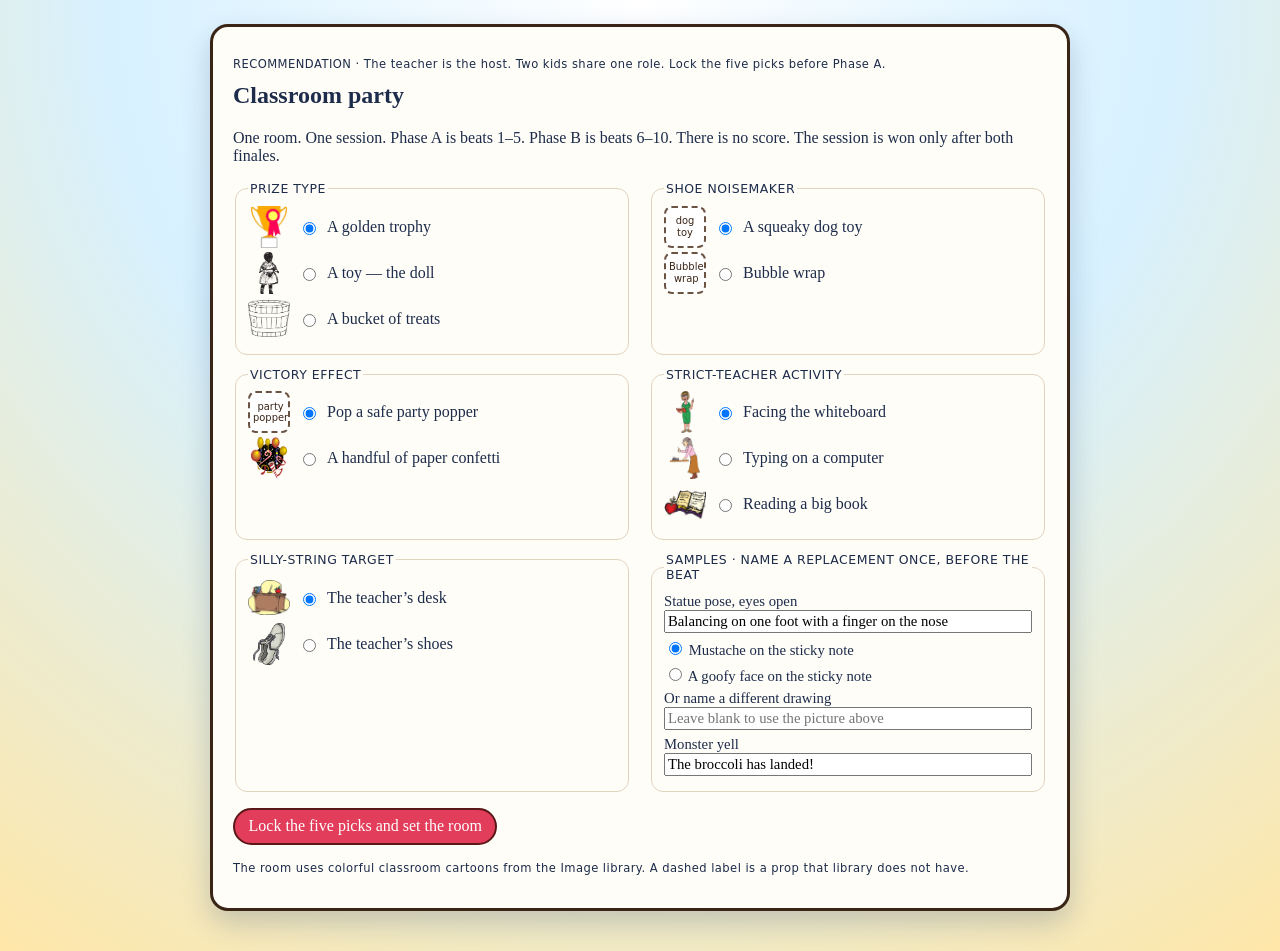
<file: game/index.html>
<!DOCTYPE html>
<html lang="en">
<head>
  <meta charset="utf-8">
  <meta name="viewport" content="width=device-width, initial-scale=1">
  <title>Classroom party</title>
  <link rel="stylesheet" href="styles.css">
</head>
<body>
  <div id="app"></div>
  <script src="game.js"></script>
</body>
</html>
</file>
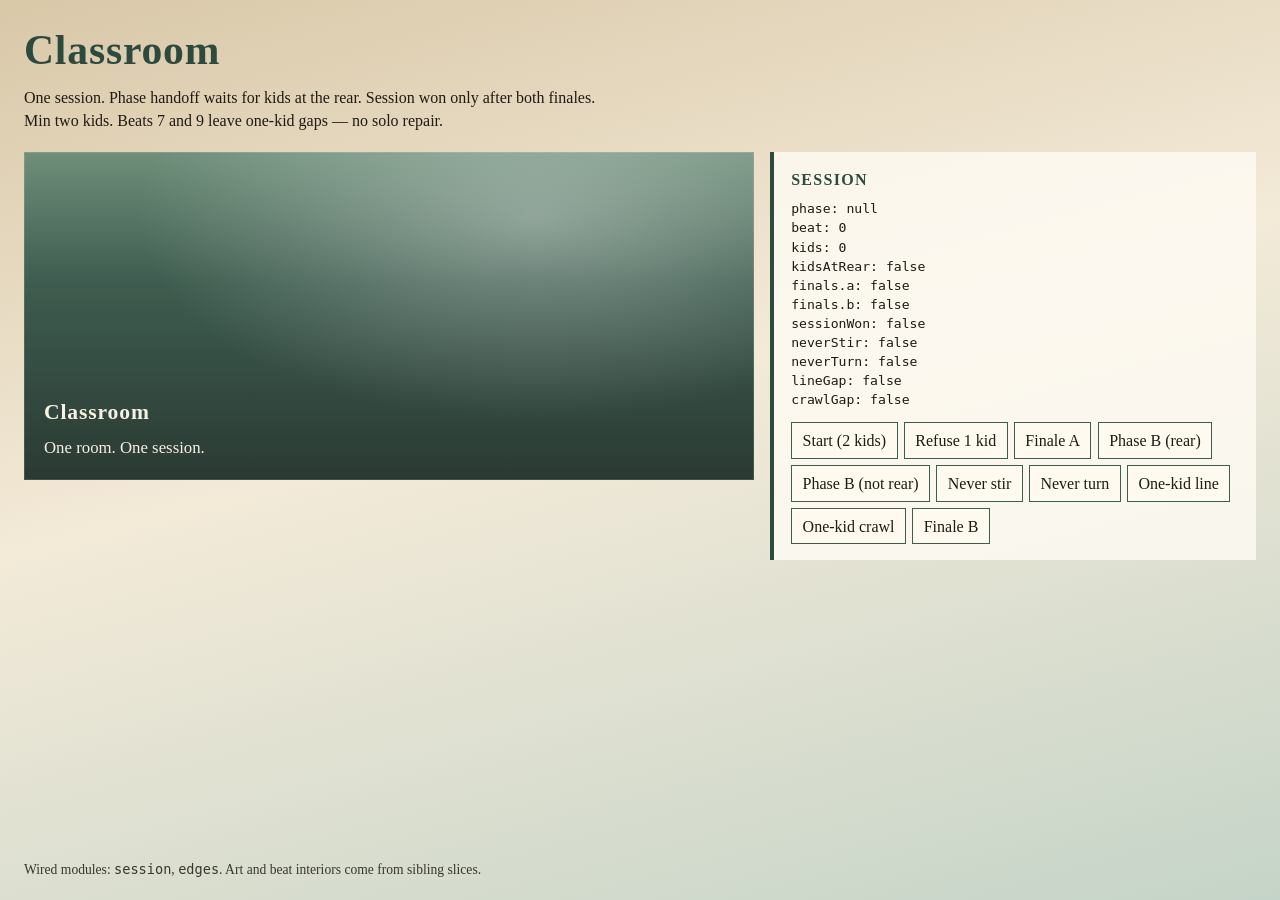
<file: game-v2/session-edges-harness.html>
<!DOCTYPE html>
<html lang="en">
<head>
  <meta charset="utf-8">
  <meta name="viewport" content="width=device-width, initial-scale=1">
  <title>Classroom — session &amp; edges</title>
  <style>
    :root {
      --ink: #1f1a14;
      --paper: #f3ead8;
      --band: #2c4a3e;
      --warn: #8a3b2a;
    }
    html, body { margin: 0; min-height: 100%; background: linear-gradient(165deg, #d9c8a8 0%, #f3ead8 45%, #c5d4c8 100%); color: var(--ink); font: 16px/1.45 "Iowan Old Style", "Palatino Linotype", Palatino, serif; }
    body { display: grid; grid-template-rows: auto 1fr auto; min-height: 100vh; }
    header { padding: 1.25rem 1.5rem 0.5rem; }
    header h1 { margin: 0; font-size: clamp(1.8rem, 4vw, 2.6rem); letter-spacing: 0.02em; color: var(--band); }
    header p { margin: 0.35rem 0 0; max-width: 36rem; }
    main { padding: 0.75rem 1.5rem 1.5rem; display: grid; gap: 1rem; grid-template-columns: minmax(0, 1.2fr) minmax(16rem, 0.8fr); align-items: start; }
    @media (max-width: 720px) { main { grid-template-columns: 1fr; } }
    #stage {
      position: relative;
      min-height: 18rem;
      border: 0;
      background:
        radial-gradient(ellipse at 70% 20%, rgba(255,255,255,0.35), transparent 55%),
        linear-gradient(180deg, #6f8f7a 0%, #3e5c4f 40%, #2a3a32 100%);
      color: #f7f1e4;
      padding: 1.25rem;
      display: flex;
      flex-direction: column;
      justify-content: flex-end;
      box-shadow: inset 0 0 0 1px rgba(255,255,255,0.12);
    }
    #stage .brand { font-size: 1.35rem; font-weight: 700; letter-spacing: 0.04em; }
    #hostLine { margin: 0.5rem 0 0; font-size: 1.05rem; max-width: 28rem; }
    #win {
      display: none;
      margin-top: 0.75rem;
      padding: 0.6rem 0.8rem;
      background: rgba(20, 16, 12, 0.55);
      font-size: 1.15rem;
    }
    #win.on { display: block; }
    aside {
      background: rgba(255, 252, 245, 0.82);
      padding: 1rem 1.1rem;
      border-left: 4px solid var(--band);
    }
    aside h2 { margin: 0 0 0.5rem; font-size: 1rem; text-transform: uppercase; letter-spacing: 0.08em; color: var(--band); }
    #status { margin: 0; white-space: pre-wrap; font-family: ui-monospace, SFMono-Regular, Menlo, monospace; font-size: 0.82rem; }
    #gaps { margin: 0.75rem 0 0; padding: 0; list-style: none; }
    #gaps li { margin: 0.35rem 0; padding: 0.4rem 0.5rem; background: rgba(138, 59, 42, 0.08); color: var(--warn); font-size: 0.9rem; }
    .actions { display: flex; flex-wrap: wrap; gap: 0.4rem; margin-top: 0.85rem; }
    button {
      font: inherit;
      cursor: pointer;
      border: 1px solid #3e5c4f;
      background: #fffaf0;
      color: var(--ink);
      padding: 0.35rem 0.65rem;
    }
    button:hover { background: #e7f0ea; }
    footer { padding: 0.75rem 1.5rem 1.25rem; font-size: 0.85rem; opacity: 0.85; }
  </style>
</head>
<body>
  <header>
    <h1>Classroom</h1>
    <p>One session. Phase handoff waits for kids at the rear. Session won only after both finales. Min two kids. Beats 7 and 9 leave one-kid gaps — no solo repair.</p>
  </header>
  <main>
    <section id="stage" aria-live="polite">
      <div class="brand">Classroom</div>
      <p id="hostLine">Start a session with two kids.</p>
      <div id="win" role="status">Phase B is won. The session is won.</div>
    </section>
    <aside>
      <h2>Session</h2>
      <pre id="status"></pre>
      <ul id="gaps"></ul>
      <div class="actions" id="actions"></div>
    </aside>
  </main>
  <footer>Wired modules: <code>session</code>, <code>edges</code>. Art and beat interiors come from sibling slices.</footer>

  <script src="js/session.js"></script>
  <script src="js/edges.js"></script>
  <script src="js/session-edges.js"></script>
  <script>
    (function () {
      var CLASSROOM = window.CLASSROOM || (window.CLASSROOM = {});
      var state = null;
      var statusEl = document.getElementById("status");
      var hostEl = document.getElementById("hostLine");
      var winEl = document.getElementById("win");
      var gapsEl = document.getElementById("gaps");
      var actionsEl = document.getElementById("actions");

      function dispatch(action) {
        var wire = CLASSROOM.sessionEdges;
        if (!wire || typeof wire.reduce !== "function") return;
        var out = wire.reduce(state, action);
        state = out.state;
        CLASSROOM.state = state;
        paint();
        return out;
      }

      CLASSROOM.dispatch = dispatch;

      function paint() {
        var view = CLASSROOM.sessionEdges && CLASSROOM.sessionEdges.viewModel(state);
        var session = view && view.session;
        var edges = view && view.edges;
        var lines = [];
        lines.push("phase: " + (view && view.phase));
        lines.push("beat: " + (view && view.beat));
        lines.push("kids: " + (session && session.kids));
        lines.push("kidsAtRear: " + !!(view && view.kidsAtRear));
        lines.push("finals.a: " + !!(view && view.finals && view.finals.a));
        lines.push("finals.b: " + !!(view && view.finals && view.finals.b));
        lines.push("sessionWon: " + !!(view && view.sessionWon));
        if (edges) {
          lines.push("neverStir: " + !!edges.neverStir);
          lines.push("neverTurn: " + !!edges.neverTurn);
          lines.push("lineGap: " + !!edges.oneKidLineGap);
          lines.push("crawlGap: " + !!edges.oneKidCrawlGap);
        }
        statusEl.textContent = lines.join("\n");
        hostEl.textContent = (session && session.hostLine) || (view && view.sessionWon ? "Phase B is won. The session is won." : "One room. One session.");
        winEl.classList.toggle("on", !!(view && view.sessionWon));
        gapsEl.innerHTML = "";
        var list = (edges && edges.gaps) || (state && state.gaps) || [];
        var i;
        for (i = 0; i < list.length; i++) {
          var li = document.createElement("li");
          li.textContent = list[i].id + ": " + list[i].text;
          gapsEl.appendChild(li);
        }
      }

      function btn(label, action) {
        var b = document.createElement("button");
        b.type = "button";
        b.textContent = label;
        b.addEventListener("click", function () { dispatch(action); });
        actionsEl.appendChild(b);
      }

      btn("Start (2 kids)", { type: "startSession", kids: 2, prize: "a golden trophy" });
      btn("Refuse 1 kid", { type: "startSession", kids: 1 });
      btn("Finale A", { type: "markFinalA", blast: "pop a safe party popper" });
      btn("Phase B (rear)", { type: "beginPhaseB", kidsAtRear: true, activity: "reading a big book" });
      btn("Phase B (not rear)", { type: "beginPhaseB", kidsAtRear: false });
      btn("Never stir", { type: "neverStir" });
      btn("Never turn", { type: "neverTurn" });
      btn("One-kid line", { type: "beat7Pass", kids: 1, feet: true, dropped: false });
      btn("One-kid crawl", { type: "beat9Crawl", kids: 1, yellDone: true, crawl: true });
      btn("Finale B", { type: "markFinalB", spray: "the teacher's desk" });

      paint();
    })();
  </script>
</body>
</html>
</file>
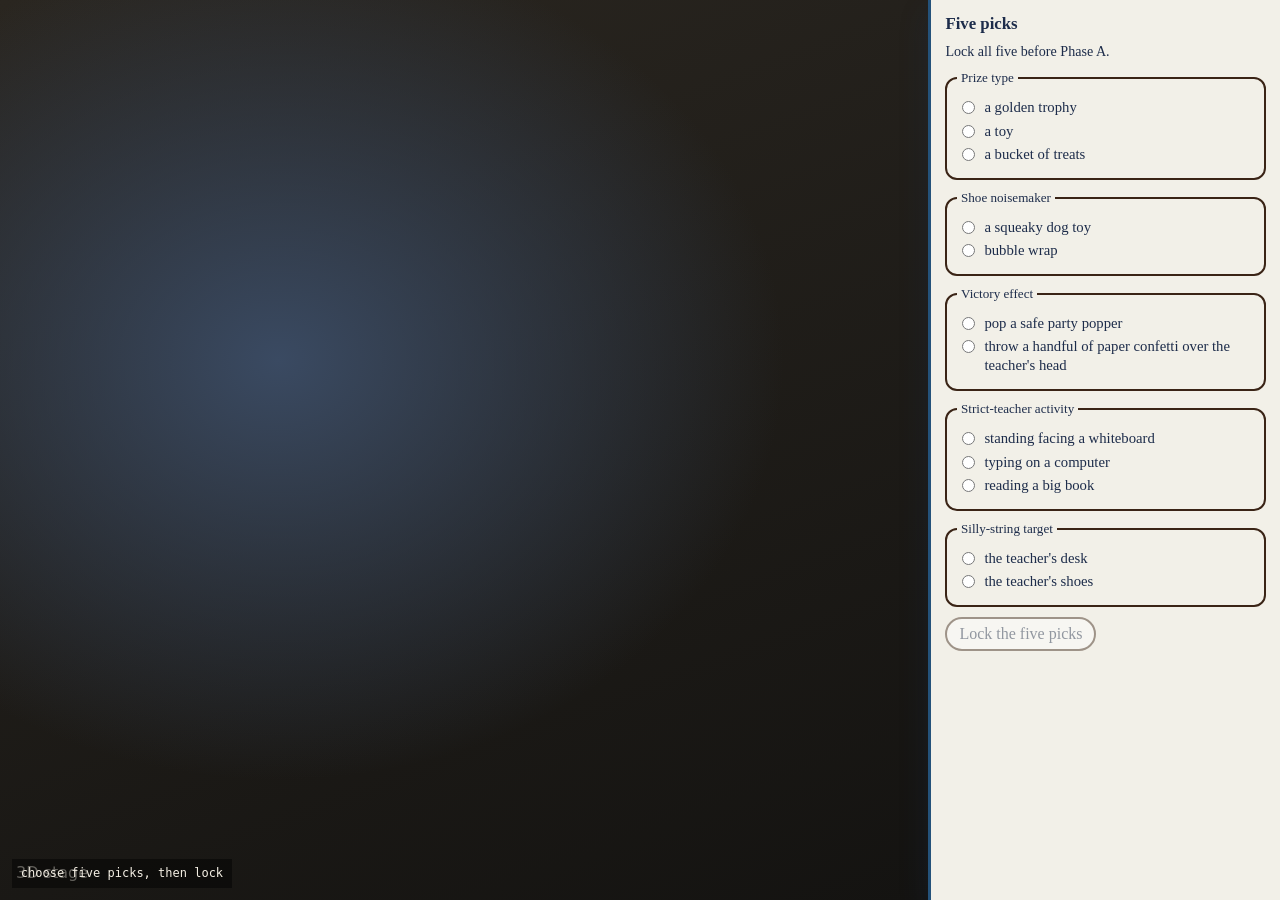
<file: dev/08-host-ui/harness.html>
<!DOCTYPE html>
<html lang="en">
<head>
  <meta charset="utf-8">
  <meta name="viewport" content="width=device-width, initial-scale=1">
  <title>Host UI harness</title>
  <link rel="stylesheet" href="js/host-ui.css">
  <style>
    html, body { margin: 0; height: 100%; }
    .classroom-stage {
      background:
        radial-gradient(ellipse at 30% 40%, #3a4a62 0%, transparent 55%),
        linear-gradient(160deg, #2a2620, #141311);
    }
    .classroom-stage::after {
      content: "3D stage";
      position: absolute;
      left: 1rem;
      bottom: 1rem;
      color: #f4efe4;
      font: 16px/1.3 ui-sans-serif, system-ui, sans-serif;
      opacity: 0.7;
    }
    #log {
      position: fixed;
      left: 0.75rem;
      bottom: 0.75rem;
      max-width: 40%;
      margin: 0;
      padding: 0.4rem 0.55rem;
      color: #f4efe4;
      background: rgba(0, 0, 0, 0.45);
      font: 12px/1.35 ui-monospace, monospace;
      z-index: 3;
    }
  </style>
</head>
<body>
  <div class="classroom-shell" id="shell">
    <div class="classroom-stage" id="stage" aria-label="3D stage"></div>
  </div>
  <pre id="log"></pre>
  <script src="../../game-slices/07-options/module.js"></script>
  <script src="../../game-slices/08-cues/module.js"></script>
  <script src="js/host-ui.js"></script>
  <script>
    var state = { beat: 0, phase: null, picks: null, picksLocked: false, setup: "session" };
    var log = document.getElementById("log");

    function note(line) {
      log.textContent = line;
    }

    function dispatch(action) {
      var payload = (action && action.payload) || {};
      if (action.type === "lockPicks") {
        state.picks = payload;
        state.picksLocked = true;
        state.beat = 0;
        state.phase = null;
        note("locked · beat still 0");
        return;
      }
      if (action.type === "hostSetup") {
        state.setup = payload.setup || state.setup;
        note("setup " + state.setup);
        return;
      }
      if (action.type === "startPhaseA") {
        if (!state.picksLocked) {
          note("refused: lock picks first");
          return;
        }
        state.phase = "A";
        state.beat = 1;
        state.teacher = "asleep";
        note("Phase A · beat 1");
        return;
      }
      if (action.type === "hostStir") { state.teacher = "stirring"; }
      if (action.type === "hostWake") { state.teacher = "awake"; }
      if (action.type === "hostEyes") { state.teacher = "eyes"; }
      if (action.type === "hostSleep") { state.teacher = "asleep"; }
      if (action.type === "beat1Step") { state.beat = 2; state.teacher = "asleep"; }
      if (action.type === "beat2Throw") { state.teacher = "laughing"; }
      if (action.type === "beat2LaughEnd") { state.teacher = "asleep"; state.beat = 3; }
      note(action.type + " · beat " + state.beat + " · " + (state.teacher || ""));
    }

    CLASSROOM.ui.mount(
      document.getElementById("shell"),
      function () { return state; },
      dispatch
    );

    var demo = (location.search.match(/[?&]demo=([^&]+)/) || [])[1];
    if (demo === "locked" || demo === "phasea") {
      draftFill();
      dispatch({
        type: "lockPicks",
        payload: {
          prize: "a golden trophy",
          noisemaker: "bubble wrap",
          victory: "pop a safe party popper",
          activity: "typing on a computer",
          stringTarget: "the teacher's shoes"
        }
      });
      if (CLASSROOM.modules && CLASSROOM.modules.options) {
        CLASSROOM.modules.options.lockPicks({
          prize: "a golden trophy",
          noisemaker: "bubble wrap",
          victory: "pop a safe party popper",
          activity: "typing on a computer",
          stringTarget: "the teacher's shoes"
        });
      }
      if (demo === "phasea") dispatch({ type: "startPhaseA", payload: {} });
      var ui = document.getElementById("shell").__classroomUi;
      if (ui && ui.update) ui.update();
    } else {
      note("choose five picks, then lock");
    }

    function draftFill() {}
  </script>
</body>
</html>
</file>
<file: game/styles.css>
:root {
  --ink: #1d2c4a;
  --paper: #fffdf6;
  --wall: #7ec8ea;
  --floor: #f0b15a;
  --floor-dark: #e3943c;
  --line: #d23b55;
  --panel: #fffdf8;
  --accent: #e23d5a;
  --ok: #1f6b3a;
  --shadow: 0 12px 28px rgba(30, 60, 110, 0.22);
  font-family: "Iowan Old Style", Palatino, Georgia, serif;
}

* { box-sizing: border-box; }

body {
  margin: 0;
  color: var(--ink);
  background:
    radial-gradient(circle at top, #fff 0, #d7f1ff 46%, #ffe7a8 100%);
  min-height: 100vh;
}

button, input, select, label { font: inherit; }

button {
  background: #fff;
  color: var(--ink);
  border: 2px solid #3a2416;
  border-radius: 999px;
  padding: 0.45rem 0.85rem;
  cursor: pointer;
}

button:hover { background: #fff4e2; }
button:disabled { opacity: 0.45; cursor: not-allowed; }
button.primary { background: var(--accent); color: #fff; border-color: #5c1818; }
button.warn { background: #f3d2a2; }
button.host { border-style: dashed; }

#app { max-width: 1280px; margin: 0 auto; padding: 12px 16px 28px; }

header.top {
  display: flex;
  justify-content: space-between;
  gap: 16px;
  align-items: end;
  margin-bottom: 10px;
}

header.top h1 { font-size: 1.7rem; margin: 0; letter-spacing: 0.01em; }
header.top p { margin: 0.15rem 0 0; color: #5c4636; }

.beats { display: flex; gap: 4px; flex-wrap: wrap; justify-content: flex-end; }
.beats span {
  width: 1.7rem; height: 1.7rem; border-radius: 50%;
  display: grid; place-items: center;
  border: 2px solid #3a2416; background: #fff; font-size: 0.85rem;
}
.beats span.on { background: var(--accent); color: #fff; }
.beats span.done { background: #d9ecd9; }

.layout { display: grid; grid-template-columns: minmax(0, 1fr) 330px; gap: 12px; align-items: start; }

.stage {
  position: relative;
  height: 640px;
  border-radius: 22px;
  overflow: hidden;
  box-shadow: var(--shadow);
  background:
    linear-gradient(#ffd56a 0 14px, transparent 14px),
    repeating-linear-gradient(90deg, #ff8a5b 0 18px, #ffd23f 18px 36px, #7dce7a 36px 54px, #5eb7e8 54px 72px, #b48cff 72px 90px),
    linear-gradient(#9ad8f5 0 46px, #e8f7ff 46px, #fff6d4 210px, #ffe08a 250px);
  background-size: auto, auto 16px, auto;
  background-position: 0 0, 0 14px, 0 0;
  background-repeat: no-repeat, repeat-x, no-repeat;
  border: 5px solid #24527a;
}

.wall-label, .zone-label {
  position: absolute;
  font-size: 0.72rem;
  letter-spacing: 0.04em;
  text-transform: uppercase;
  color: #6b5344;
  font-family: system-ui, sans-serif;
}

.whiteboard {
  position: absolute;
  top: 40px; right: 28px;
  width: 250px; height: 132px;
  background: #f4fbff;
  border: 10px solid #1f6f9a;
  border-radius: 8px;
  box-shadow: 0 8px 0 #163e5c, inset 0 0 0 3px #d7eef8;
  display: grid; place-items: center;
  color: #3d7394;
  font-family: system-ui, sans-serif;
  font-size: 0.95rem;
}
.whiteboard small { display: block; text-align: center; }

.shadow-spot {
  position: absolute;
  right: 48px; top: 150px;
  width: 90px; height: 150px;
  background: rgba(40, 30, 20, 0.28);
  border-radius: 40px 40px 12px 12px;
  display: none;
}
.shadow-spot.show { display: block; }
.draw-hat, .draw-ears { position: absolute; left: 50%; }
.draw-hat {
  top: 8px; width: 54px; height: 36px; transform: translateX(-50%);
  background: #234; clip-path: polygon(50% 0, 100% 70%, 0 70%);
}
.draw-hat:after {
  content: ""; position: absolute; left: -8px; right: -8px; bottom: -6px; height: 8px; background: #234;
}
.draw-ears { top: 28px; width: 70px; height: 36px; transform: translateX(-50%); }
.draw-ears i {
  position: absolute; top: 0; width: 28px; height: 36px; border: 4px solid #234; border-radius: 50%; background: transparent;
}
.draw-ears i:first-child { left: 0; }
.draw-ears i:last-child { right: 0; }

.desk-wrap {
  position: absolute;
  right: 8px; top: 145px;
  width: 300px; height: 240px;
}
.desk-wrap img.desk {
  display: block; position: absolute; object-fit: contain;
  width: 168px; height: 130px; left: -8px; bottom: 8px;
  background: none; filter: drop-shadow(0 6px 0 rgba(30,50,80,0.12));
}
.desk-wrap .on-desk {
  position: absolute; object-fit: contain; pointer-events: none;
  background: none;
}
.prize { width: 64px; height: 64px; left: 8px; bottom: 118px; z-index: 4; }
.laptop { width: 52px; height: 52px; left: 78px; bottom: 128px; }
.book { width: 70px; height: 52px; left: 128px; bottom: 118px; }
.on-back {
  position: absolute;
  width: 42px; left: 70px; bottom: 90px;
  display: none; z-index: 5;
  transform: rotate(-8deg);
  background: #fff;
}
.teacher {
  position: absolute;
  width: 250px; height: 230px; left: 70px; bottom: 4px;
  object-fit: contain;
  object-position: bottom center;
  filter: drop-shadow(0 8px 0 rgba(30, 50, 80, 0.12));
  transform-origin: 50% 80%;
  z-index: 2;
}
.teacher.stir { animation: stir 0.6s ease-in-out infinite; }
.teacher.laugh { animation: laugh 0.28s ease-in-out infinite; }
.teacher.turned { transform: scaleX(-1); }
.teacher.stringy { outline: none; }
.shoe {
  position: absolute; width: 48px; height: 48px; bottom: 8px; right: 8px;
  object-fit: contain; z-index: 4;
  background: none;
}
.string-hit {
  position: absolute;
  font-family: system-ui, sans-serif;
  font-weight: 700;
  color: #c43b8c;
  background: repeating-linear-gradient(90deg, #ffd1f0, #ffd1f0 6px, #fff 6px, #fff 10px);
  border: 2px dashed #c43b8c;
  padding: 4px 6px;
  border-radius: 8px;
  display: none;
}
.string-hit.on { display: block; }
.string-hit.desk { right: 24px; top: 210px; }
.string-hit.shoes { right: 18px; top: 300px; }

.mat {
  position: absolute;
  right: 250px; top: 250px;
  width: 120px;
}
.mat img { width: 120px; }
.mat .zone-label { position: static; }

.open-path {
  position: absolute; left: 0; right: 0; top: 390px; height: 110px;
  background:
    repeating-linear-gradient(90deg, rgba(255,255,255,0.18) 0 14px, transparent 14px 28px),
    linear-gradient(#f6c56e, var(--floor));
}
.side-path {
  position: absolute; left: 0; right: 0; top: 500px; height: 140px;
  background:
    repeating-linear-gradient(90deg, rgba(255,255,255,0.12) 0 18px, transparent 18px 36px),
    linear-gradient(var(--floor-dark), #c86b2e);
}
.checkpoint {
  position: absolute; top: 390px; bottom: 140px; width: 0;
  border-left: 3px dashed var(--line);
  left: 430px;
}
.checkpoint span {
  position: absolute; top: -18px; left: 6px; white-space: nowrap;
  color: var(--line); font-size: 0.72rem; font-family: system-ui, sans-serif;
}

.back-cluster {
  position: absolute; left: 12px; top: 16px; width: 250px;
  display: flex; flex-wrap: wrap; gap: 6px; align-items: end;
}
.token, .placeholder {
  width: 58px; height: 58px; object-fit: contain;
  background: none;
  border-radius: 8px;
}
.placeholder {
  display: grid; place-items: center; text-align: center;
  border: 2px dashed #6b5344; color: #3a2416;
  font-family: system-ui, sans-serif; font-size: 0.62rem; line-height: 1.15;
  padding: 3px; background: #fff;
}
.token.wide { width: 72px; }

.kid {
  position: absolute;
  transition: none;
  z-index: 3;
}
.kid .sprite {
  width: 100%;
  background-repeat: no-repeat;
  transform-origin: 50% 100%;
}
.kid.walk .sprite { animation: kid-hop 0.34s ease-in-out infinite; }
.kid.dance .sprite { animation: kid-dance 0.42s ease-in-out infinite; }
@keyframes kid-hop {
  0%, 100% { transform: translateY(0); }
  50% { transform: translateY(-10px); }
}
@keyframes kid-dance {
  0%, 100% { transform: rotate(-7deg); }
  50% { transform: rotate(7deg) translateY(-8px); }
}
.kid .name {
  position: absolute; left: 50%; bottom: 100%;
  transform: translateX(-50%);
  white-space: nowrap;
  text-align: center; font-size: 0.72rem; font-family: system-ui, sans-serif;
  background: rgba(255,248,236,0.85); border-radius: 999px;
  padding: 0 6px;
}
.kid.statue .sprite { filter: saturate(0.7); }
.kid .pose {
  position: absolute; left: 50%; bottom: calc(100% + 20px);
  transform: translateX(-50%);
  width: 140px;
  font-size: 0.65rem; background: #fff; border: 1px solid #3a2416; border-radius: 6px;
  padding: 2px 4px; display: none; text-align: center;
}
.kid.statue .pose { display: block; }
.underfoot {
  position: absolute; left: 50%; bottom: 2px; width: 46px; height: 28px;
  transform: translateX(-50%);
}

.cushion-row { position: absolute; left: 16px; top: 512px; display: flex; gap: 8px; z-index: 2; }
.cushion {
  width: 64px; background: transparent; border: 0; padding: 0; border-radius: 8px; position: relative;
}
.cushion img { width: 64px; height: 40px; object-fit: contain; display: block; }
.cushion .whoopee-tag { display: none; }
.cushion.revealed .whoopee-tag {
  display: block; position: absolute; inset: 8px 4px auto;
}
.mailbox { position: absolute; left: 520px; top: 508px; width: 120px; z-index: 2; }
.mailbox img { width: 120px; object-fit: contain; }
.note-in { position: absolute; left: 28px; top: 18px; width: 36px; display: none; }
.note-in.on { display: block; }

.noise {
  position: absolute; z-index: 5; font-weight: 800; color: var(--accent);
  font-size: 1.3rem; pointer-events: none; text-shadow: 0 2px 0 #fff;
  animation: pop 0.9s ease forwards;
}

.confetti-blast {
  position: absolute; right: 16px; top: 148px; width: 92px; display: none; z-index: 4;
}
.confetti-blast.on { display: block; }
.popper-blast {
  position: absolute; right: 18px; top: 156px; z-index: 4; display: none;
}
.popper-blast.on { display: grid; width: 72px; height: 48px; font-size: 0.62rem; }

.panel {
  background: var(--panel);
  border: 3px solid #3a2416;
  border-radius: 18px;
  padding: 12px 14px 16px;
  box-shadow: var(--shadow);
  max-height: 640px;
  overflow: auto;
}
.panel h2 { margin: 0 0 0.3rem; font-size: 1.15rem; }
.state-pill {
  display: inline-block; background: #24180f; color: #fff;
  border-radius: 999px; padding: 0.15rem 0.6rem; font-size: 0.82rem;
  font-family: system-ui, sans-serif;
}
.rules { font-size: 0.86rem; line-height: 1.35; }
.rules strong { font-family: system-ui, sans-serif; font-size: 0.72rem; letter-spacing: 0.03em; }
.actions { display: flex; flex-wrap: wrap; gap: 6px; margin-top: 8px; }
.log { margin-top: 10px; font-family: system-ui, sans-serif; font-size: 0.8rem; color: #3d2b22; }
.log div { border-top: 1px solid #eadfce; padding: 4px 0; }

.setup { max-width: 860px; margin: 12px auto; background: #fffdf8; border: 3px solid #3a2416; border-radius: 18px; padding: 18px 20px 22px; box-shadow: var(--shadow); }
.setup h1 { margin-top: 0; }
.grid { display: grid; grid-template-columns: 1fr 1fr; gap: 12px 18px; }
fieldset { border: 1px solid #e2d3c0; border-radius: 12px; }
legend { font-family: system-ui, sans-serif; font-size: 0.78rem; letter-spacing: 0.04em; text-transform: uppercase; }
label.choice { display: flex; gap: 8px; align-items: center; margin: 0.25rem 0; }
.pick-art { width: 42px; height: 42px; object-fit: contain; }
.samples label { display: block; margin: 0.35rem 0; font-size: 0.92rem; }
.samples input[type="text"] { width: 100%; }
.tag { font-family: system-ui, sans-serif; font-size: 0.72rem; letter-spacing: 0.04em; }

.win {
  position: absolute; inset: 0; background: rgba(255, 248, 236, 0.92);
  display: none; place-items: center; text-align: center; z-index: 6; padding: 24px;
}
.win.on { display: grid; }
.win h2 { font-size: 2.2rem; margin: 0 0 0.4rem; }

.laugh-count {
  position: absolute; left: 50%; top: 200px; transform: translateX(-50%);
  background: #fff; border: 3px solid var(--accent); border-radius: 12px;
  padding: 6px 10px; z-index: 5; display: none; font-family: system-ui, sans-serif;
}
.laugh-count.on { display: block; }

footer.credits {
  margin-top: 8px; color: #6d5a4c; font-size: 0.75rem; font-family: system-ui, sans-serif;
}

@keyframes stir { 50% { transform: rotate(-2deg) translateY(-2px); } }
@keyframes laugh { 50% { transform: translateY(-3px) rotate(1deg); } }
@keyframes pop { to { transform: translateY(-24px); opacity: 0; } }

@media (max-width: 980px) {
  .layout { grid-template-columns: 1fr; }
  .stage { height: 720px; }
}
</file>
<file: dev/08-host-ui/js/host-ui.css>
/* Host panel beside the 3D stage. Scoped so the canvas stays the main plane. */

.classroom-shell {
  display: flex;
  align-items: stretch;
  width: 100%;
  height: 100%;
  min-height: 100%;
  overflow: hidden;
  background: #1c1a17;
}

.classroom-stage {
  position: relative;
  flex: 1 1 auto;
  min-width: 0;
  min-height: 0;
}

.classroom-stage canvas,
.classroom-shell > canvas {
  display: block;
  width: 100%;
  height: 100%;
}

.classroom-ui {
  box-sizing: border-box;
  width: min(22rem, calc(100% - 1.5rem));
  max-height: calc(100% - 1.5rem);
  overflow: auto;
  padding: 0.85rem 0.9rem 1rem;
  color: #1d2c4a;
  background: rgba(255, 253, 246, 0.94);
  border: 3px solid #24527a;
  border-radius: 18px;
  box-shadow: 0 12px 28px rgba(30, 60, 110, 0.18);
  font-family: Palatino, "Iowan Old Style", Georgia, serif;
  pointer-events: auto;
}

.classroom-ui-float {
  position: absolute;
  top: 0.75rem;
  right: 0.75rem;
  z-index: 2;
}

.classroom-ui-dock {
  position: relative;
  flex: 0 0 auto;
  align-self: stretch;
  width: min(22rem, 36vw);
  max-height: 100%;
  margin: 0;
  border-radius: 0;
  border-top: none;
  border-bottom: none;
  border-right: none;
}

.classroom-ui h2 {
  margin: 0 0 0.45rem;
  font-size: 1.05rem;
  line-height: 1.25;
}

.classroom-setup-note,
.classroom-phase,
.classroom-beat-title {
  margin: 0 0 0.65rem;
  font-size: 0.88rem;
  line-height: 1.3;
}

.classroom-ui fieldset {
  margin: 0 0 0.65rem;
  padding: 0.45rem 0.6rem 0.55rem;
  border: 2px solid #3a2416;
  border-radius: 12px;
}

.classroom-ui legend {
  padding: 0 0.25rem;
  font-size: 0.82rem;
}

.classroom-choice {
  display: flex;
  gap: 0.4rem;
  align-items: flex-start;
  margin: 0.28rem 0;
  font-size: 0.92rem;
  line-height: 1.3;
}

.classroom-ui button {
  font: inherit;
  color: #1d2c4a;
  background: #fff;
  border: 2px solid #3a2416;
  border-radius: 999px;
  padding: 0.38rem 0.75rem;
  cursor: pointer;
}

.classroom-ui button:disabled {
  opacity: 0.45;
  cursor: not-allowed;
}

.classroom-lock {
  background: #e23d5a;
  color: #fff;
  border-color: #5c1818;
}

.classroom-lock-error {
  margin: 0.45rem 0 0;
  color: #8b1e2d;
  font-size: 0.85rem;
}

.classroom-locked {
  margin: 0 0 0.7rem;
}

.classroom-locked ul {
  margin: 0;
  padding: 0;
  list-style: none;
}

.classroom-locked li {
  margin: 0.2rem 0;
  font-size: 0.86rem;
  line-height: 1.3;
}

.classroom-beats {
  display: flex;
  flex-wrap: wrap;
  gap: 0.28rem;
  margin: 0 0 0.7rem;
  padding: 0;
  list-style: none;
}

.classroom-beats li {
  width: 1.65rem;
  height: 1.65rem;
  display: grid;
  place-items: center;
  border: 2px solid #3a2416;
  border-radius: 50%;
  background: #fff;
  font-size: 0.82rem;
}

.classroom-beats li.on {
  background: #e23d5a;
  color: #fff;
}

.classroom-beats li.done {
  background: #d9ecd9;
}

.classroom-cue p {
  margin: 0 0 0.55rem;
  font-size: 0.95rem;
  line-height: 1.35;
}

.classroom-tag {
  display: inline-block;
  margin-right: 0.2rem;
  font-size: 0.68rem;
  letter-spacing: 0.03em;
  font-family: ui-sans-serif, system-ui, sans-serif;
}

.classroom-tag-design-decision {
  color: #24527a;
}

.classroom-tag-recommendation {
  color: #6a4a16;
}

.classroom-actions {
  display: flex;
  flex-wrap: wrap;
  gap: 0.4rem;
  margin-top: 0.35rem;
}

.classroom-ui button.host {
  border-style: dashed;
}

@media (max-width: 720px) {
  .classroom-shell {
    flex-direction: column;
  }

  .classroom-ui-dock {
    width: 100%;
    max-height: 42vh;
    border: 3px solid #24527a;
    border-left: none;
    border-right: none;
    border-bottom: none;
  }

  .classroom-ui-float {
    top: auto;
    bottom: 0.5rem;
    left: 0.5rem;
    right: 0.5rem;
    width: auto;
    max-height: 42vh;
  }
}
</file>
